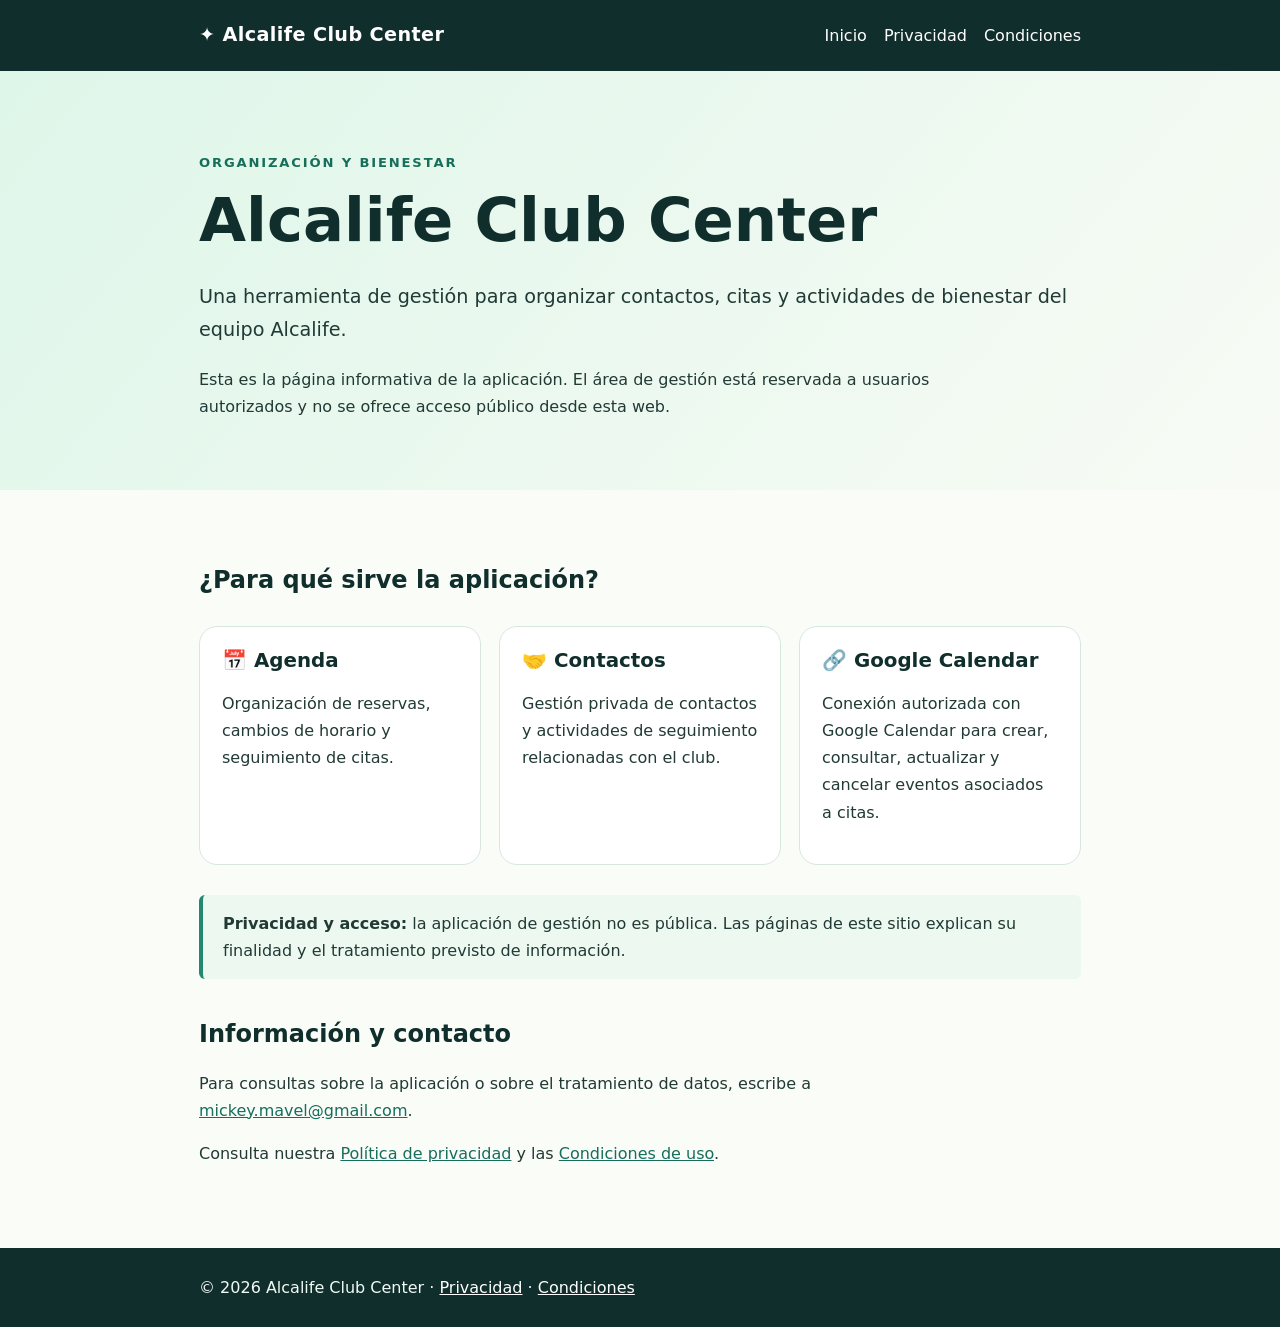
<file: index.html>
<!doctype html><html lang="es"><head><meta charset="utf-8"><meta name="viewport" content="width=device-width, initial-scale=1"><meta name="description" content="Alcalife Club Center: organización privada de contactos y citas de bienestar."><title>Alcalife Club Center | Inicio</title><link rel="stylesheet" href="styles.css"></head><body><a class="skip" href="#contenido">Saltar al contenido</a><header><div class="wrap bar"><a class="brand" href="index.html">✦ Alcalife Club Center</a><nav aria-label="Navegación"><a href="index.html">Inicio</a><a href="privacidad.html">Privacidad</a><a href="condiciones.html">Condiciones</a></nav></div></header><main id="contenido"><div class="hero"><div class="wrap"><p class="eyebrow">Organización y bienestar</p><h1>Alcalife Club Center</h1><p class="lead">Una herramienta de gestión para organizar contactos, citas y actividades de bienestar del equipo Alcalife.</p><p>Esta es la página informativa de la aplicación. El área de gestión está reservada a usuarios autorizados y no se ofrece acceso público desde esta web.</p></div></div><div class="wrap content"><h2>¿Para qué sirve la aplicación?</h2><div class="cards"><div class="card"><h2>📅 Agenda</h2><p>Organización de reservas, cambios de horario y seguimiento de citas.</p></div><div class="card"><h2>🤝 Contactos</h2><p>Gestión privada de contactos y actividades de seguimiento relacionadas con el club.</p></div><div class="card"><h2>🔗 Google Calendar</h2><p>Conexión autorizada con Google Calendar para crear, consultar, actualizar y cancelar eventos asociados a citas.</p></div></div><div class="notice"><strong>Privacidad y acceso:</strong> la aplicación de gestión no es pública. Las páginas de este sitio explican su finalidad y el tratamiento previsto de información.</div><h2>Información y contacto</h2><p>Para consultas sobre la aplicación o sobre el tratamiento de datos, escribe a <a href="mailto:mickey.mavel@gmail.com">mickey.mavel@gmail.com</a>.</p><p>Consulta nuestra <a href="privacidad.html">Política de privacidad</a> y las <a href="condiciones.html">Condiciones de uso</a>.</p></div></main><footer><div class="wrap">© 2026 Alcalife Club Center · <a href="privacidad.html">Privacidad</a> · <a href="condiciones.html">Condiciones</a></div></footer></body></html>
</file>
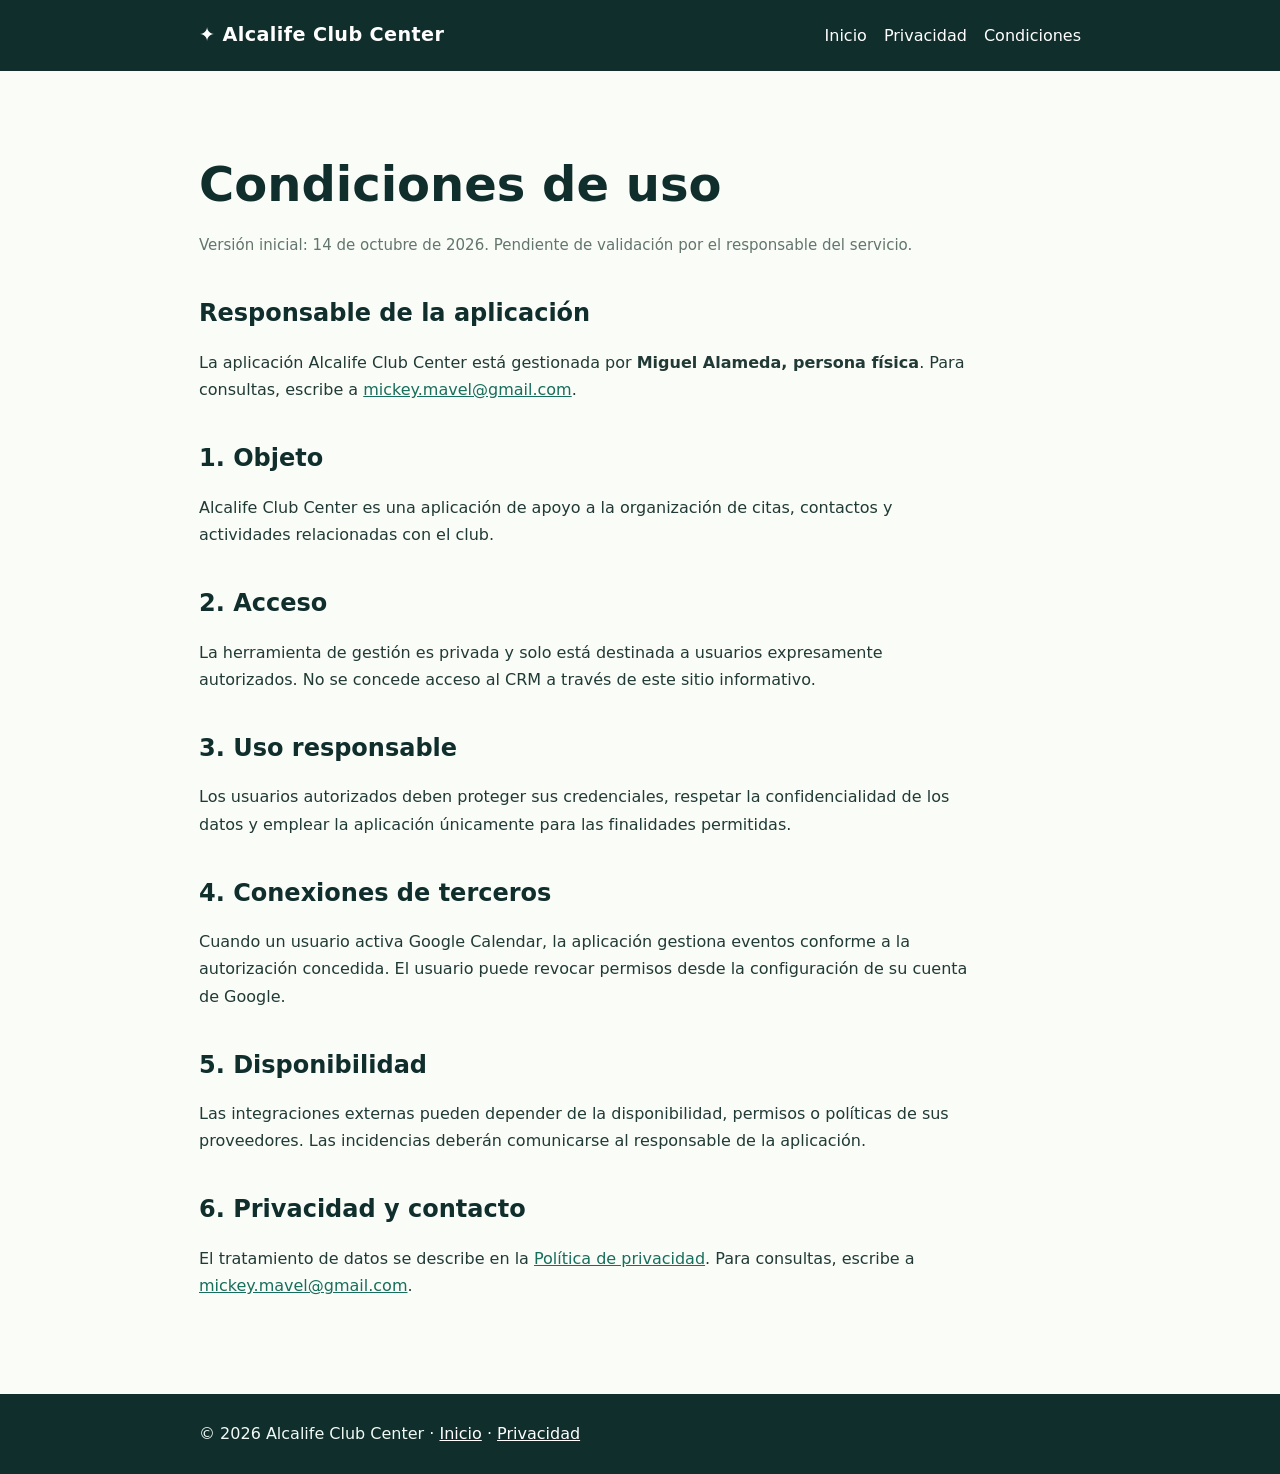
<file: condiciones.html>
<!doctype html><html lang="es"><head><meta charset="utf-8"><meta name="viewport" content="width=device-width, initial-scale=1"><meta name="description" content="Condiciones de uso de Alcalife Club Center."><title>Condiciones de uso | Alcalife Club Center</title><link rel="stylesheet" href="styles.css"></head><body><a class="skip" href="#contenido">Saltar al contenido</a><header><div class="wrap bar"><a class="brand" href="index.html">✦ Alcalife Club Center</a><nav aria-label="Navegación"><a href="index.html">Inicio</a><a href="privacidad.html">Privacidad</a><a href="condiciones.html">Condiciones</a></nav></div></header><main class="wrap content legal" id="contenido"><h1>Condiciones de uso</h1><p class="small">Versión inicial: 14 de octubre de 2026. Pendiente de validación por el responsable del servicio.</p><section><h2>Responsable de la aplicación</h2><p>La aplicación Alcalife Club Center está gestionada por <strong>Miguel Alameda, persona física</strong>. Para consultas, escribe a <a href="mailto:mickey.mavel@gmail.com">mickey.mavel@gmail.com</a>.</p></section><section><h2>1. Objeto</h2><p>Alcalife Club Center es una aplicación de apoyo a la organización de citas, contactos y actividades relacionadas con el club.</p></section><section><h2>2. Acceso</h2><p>La herramienta de gestión es privada y solo está destinada a usuarios expresamente autorizados. No se concede acceso al CRM a través de este sitio informativo.</p></section><section><h2>3. Uso responsable</h2><p>Los usuarios autorizados deben proteger sus credenciales, respetar la confidencialidad de los datos y emplear la aplicación únicamente para las finalidades permitidas.</p></section><section><h2>4. Conexiones de terceros</h2><p>Cuando un usuario activa Google Calendar, la aplicación gestiona eventos conforme a la autorización concedida. El usuario puede revocar permisos desde la configuración de su cuenta de Google.</p></section><section><h2>5. Disponibilidad</h2><p>Las integraciones externas pueden depender de la disponibilidad, permisos o políticas de sus proveedores. Las incidencias deberán comunicarse al responsable de la aplicación.</p></section><section><h2>6. Privacidad y contacto</h2><p>El tratamiento de datos se describe en la <a href="privacidad.html">Política de privacidad</a>. Para consultas, escribe a <a href="mailto:mickey.mavel@gmail.com">mickey.mavel@gmail.com</a>.</p></section></main><footer><div class="wrap">© 2026 Alcalife Club Center · <a href="index.html">Inicio</a> · <a href="privacidad.html">Privacidad</a></div></footer></body></html>
</file>
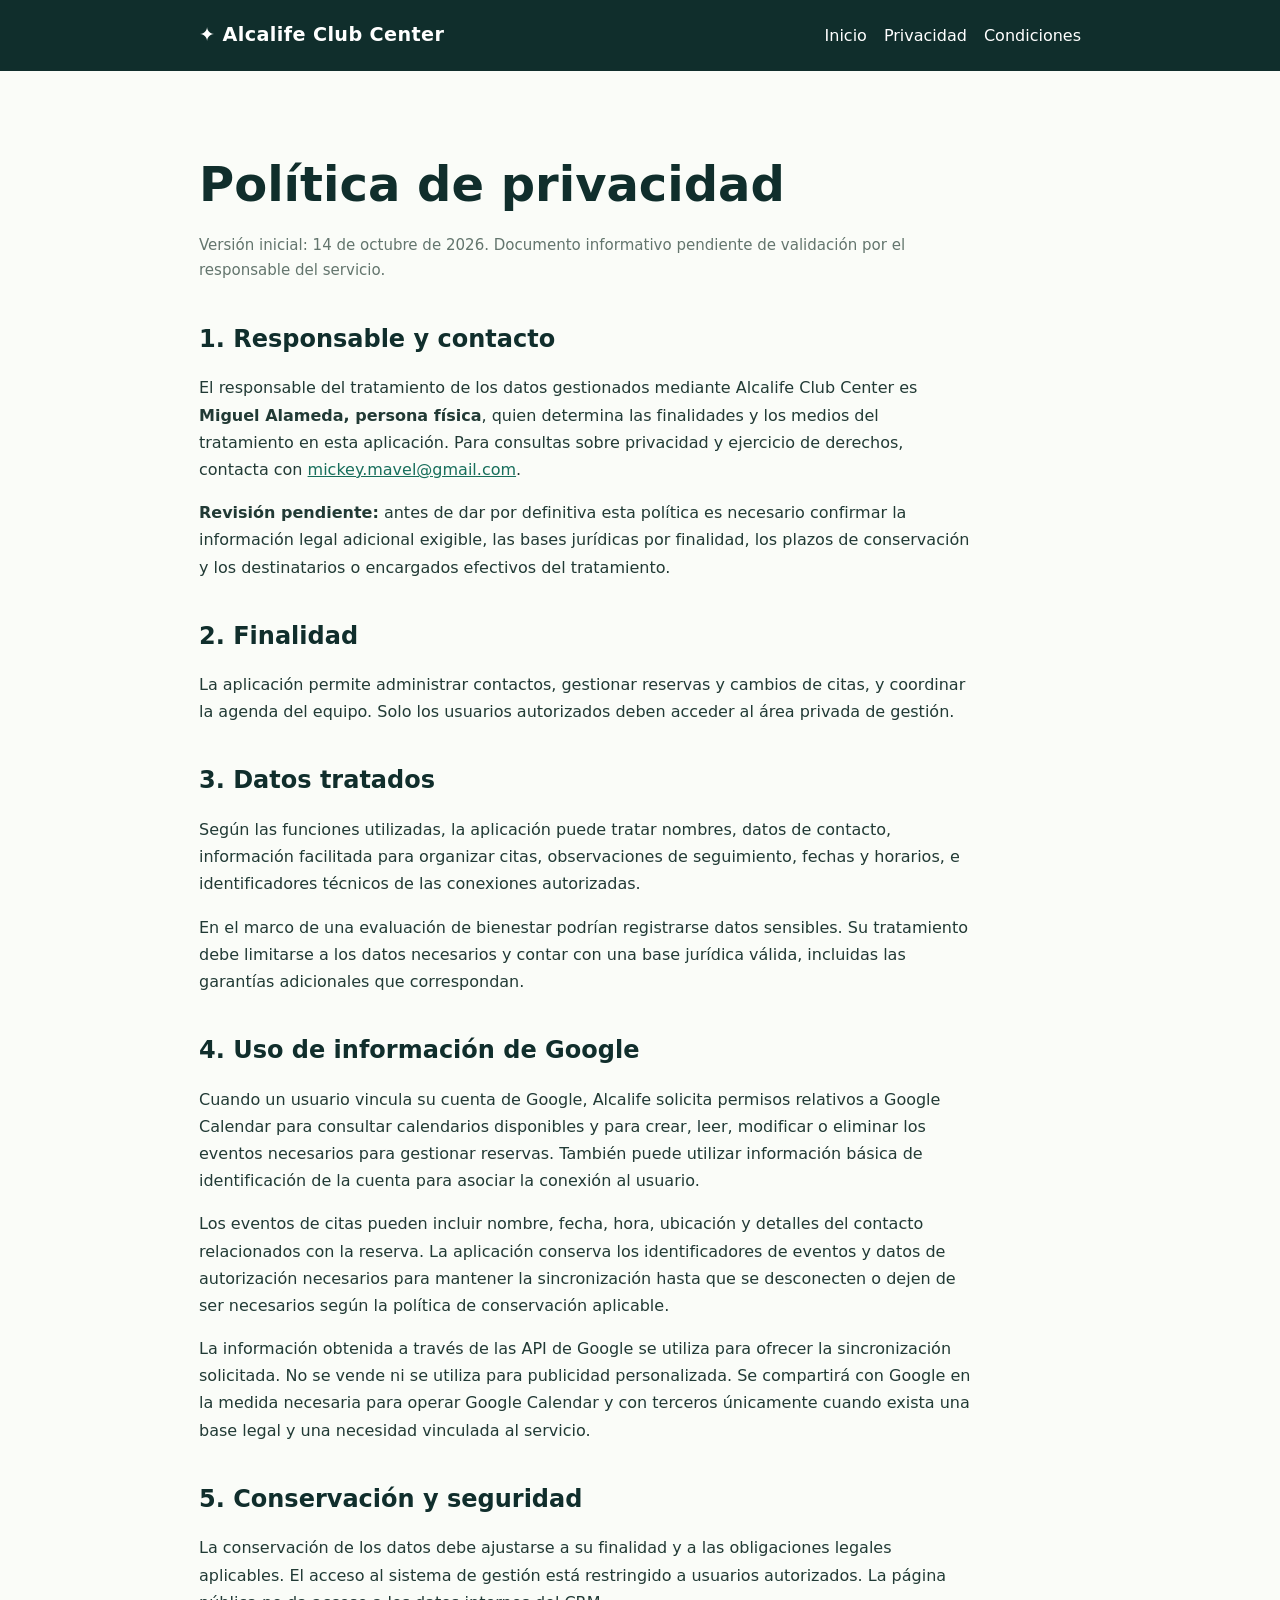
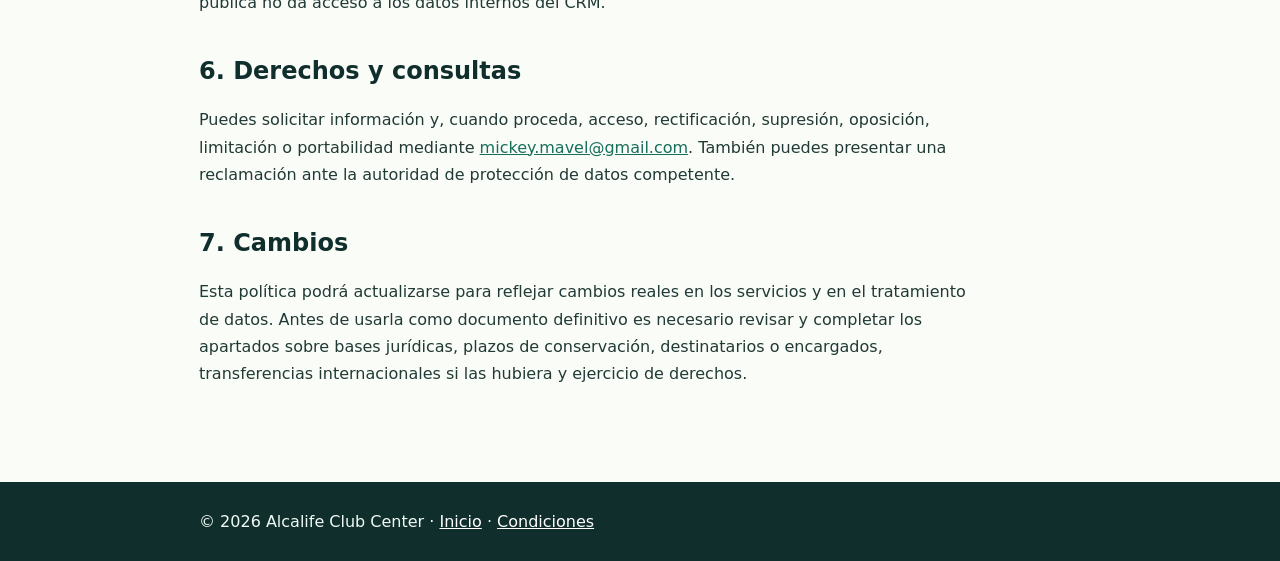
<file: privacidad.html>
<!doctype html><html lang="es"><head><meta charset="utf-8"><meta name="viewport" content="width=device-width, initial-scale=1"><meta name="description" content="Política de privacidad de Alcalife Club Center."><title>Política de privacidad | Alcalife Club Center</title><link rel="stylesheet" href="styles.css"></head><body><a class="skip" href="#contenido">Saltar al contenido</a><header><div class="wrap bar"><a class="brand" href="index.html">✦ Alcalife Club Center</a><nav aria-label="Navegación"><a href="index.html">Inicio</a><a href="privacidad.html">Privacidad</a><a href="condiciones.html">Condiciones</a></nav></div></header><main class="wrap content legal" id="contenido"><h1>Política de privacidad</h1><p class="small">Versión inicial: 14 de octubre de 2026. Documento informativo pendiente de validación por el responsable del servicio.</p><section><h2>1. Responsable y contacto</h2><p>El responsable del tratamiento de los datos gestionados mediante Alcalife Club Center es <strong>Miguel Alameda, persona física</strong>, quien determina las finalidades y los medios del tratamiento en esta aplicación. Para consultas sobre privacidad y ejercicio de derechos, contacta con <a href="mailto:mickey.mavel@gmail.com">mickey.mavel@gmail.com</a>.</p><p><strong>Revisión pendiente:</strong> antes de dar por definitiva esta política es necesario confirmar la información legal adicional exigible, las bases jurídicas por finalidad, los plazos de conservación y los destinatarios o encargados efectivos del tratamiento.</p></section><section><h2>2. Finalidad</h2><p>La aplicación permite administrar contactos, gestionar reservas y cambios de citas, y coordinar la agenda del equipo. Solo los usuarios autorizados deben acceder al área privada de gestión.</p></section><section><h2>3. Datos tratados</h2><p>Según las funciones utilizadas, la aplicación puede tratar nombres, datos de contacto, información facilitada para organizar citas, observaciones de seguimiento, fechas y horarios, e identificadores técnicos de las conexiones autorizadas.</p><p>En el marco de una evaluación de bienestar podrían registrarse datos sensibles. Su tratamiento debe limitarse a los datos necesarios y contar con una base jurídica válida, incluidas las garantías adicionales que correspondan.</p></section><section><h2>4. Uso de información de Google</h2><p>Cuando un usuario vincula su cuenta de Google, Alcalife solicita permisos relativos a Google Calendar para consultar calendarios disponibles y para crear, leer, modificar o eliminar los eventos necesarios para gestionar reservas. También puede utilizar información básica de identificación de la cuenta para asociar la conexión al usuario.</p><p>Los eventos de citas pueden incluir nombre, fecha, hora, ubicación y detalles del contacto relacionados con la reserva. La aplicación conserva los identificadores de eventos y datos de autorización necesarios para mantener la sincronización hasta que se desconecten o dejen de ser necesarios según la política de conservación aplicable.</p><p>La información obtenida a través de las API de Google se utiliza para ofrecer la sincronización solicitada. No se vende ni se utiliza para publicidad personalizada. Se compartirá con Google en la medida necesaria para operar Google Calendar y con terceros únicamente cuando exista una base legal y una necesidad vinculada al servicio.</p></section><section><h2>5. Conservación y seguridad</h2><p>La conservación de los datos debe ajustarse a su finalidad y a las obligaciones legales aplicables. El acceso al sistema de gestión está restringido a usuarios autorizados. La página pública no da acceso a los datos internos del CRM.</p></section><section><h2>6. Derechos y consultas</h2><p>Puedes solicitar información y, cuando proceda, acceso, rectificación, supresión, oposición, limitación o portabilidad mediante <a href="mailto:mickey.mavel@gmail.com">mickey.mavel@gmail.com</a>. También puedes presentar una reclamación ante la autoridad de protección de datos competente.</p></section><section><h2>7. Cambios</h2><p>Esta política podrá actualizarse para reflejar cambios reales en los servicios y en el tratamiento de datos. Antes de usarla como documento definitivo es necesario revisar y completar los apartados sobre bases jurídicas, plazos de conservación, destinatarios o encargados, transferencias internacionales si las hubiera y ejercicio de derechos.</p></section></main><footer><div class="wrap">© 2026 Alcalife Club Center · <a href="index.html">Inicio</a> · <a href="condiciones.html">Condiciones</a></div></footer></body></html>
</file>
<file: styles.css>
:root{--green:#238871;--deep:#102e2c;--mint:#d8f2e7;--cream:#fafcf8;--ink:#213a35;--muted:#63756d}*{box-sizing:border-box}body{margin:0;background:var(--cream);color:var(--ink);font:16px/1.7 system-ui,-apple-system,Segoe UI,Arial,sans-serif}a{color:#176e5b}a:hover{text-decoration-thickness:2px}.wrap{max-width:930px;margin:auto;padding:0 24px}header{background:var(--deep);color:white}header .bar{display:flex;gap:16px;align-items:center;justify-content:space-between;flex-wrap:wrap;padding-top:19px;padding-bottom:19px}header a{color:white;text-decoration:none}header nav{display:flex;gap:17px;flex-wrap:wrap}header .brand{font-weight:800;font-size:1.2rem;letter-spacing:.02em}main{min-height:70vh}.hero{padding:68px 0 54px;background:linear-gradient(130deg,#def6e9,#f8fbf5)}.eyebrow{color:#176e5b;text-transform:uppercase;letter-spacing:.14em;font-weight:750;font-size:.82rem}h1{font-size:clamp(2.2rem,6vw,3.8rem);line-height:1.1;margin:.2em 0 .45em;color:var(--deep)}h2{color:var(--deep);line-height:1.24;margin-top:1.7em}p{max-width:76ch}.lead{font-size:1.2rem}.content{padding-top:35px;padding-bottom:65px}.cards{display:grid;grid-template-columns:repeat(auto-fit,minmax(220px,1fr));gap:18px;margin:30px 0}.card{border:1px solid #d7e7df;background:white;border-radius:18px;padding:22px}.card h2{font-size:1.24rem;margin-top:0}.notice{background:#ecf8f0;border-left:4px solid var(--green);padding:15px 20px;border-radius:6px}footer{background:var(--deep);color:#f0faf5;padding:26px 0}footer a{color:white}.small{font-size:.94rem;color:var(--muted)}.legal h1{font-size:clamp(2rem,5vw,3rem);margin-top:1.1em}.legal section{margin:30px 0}.skip{position:absolute;left:-9999px}.skip:focus{left:20px;top:20px;background:white;padding:10px;z-index:5}@media(max-width:600px){header .bar{align-items:flex-start}.hero{padding:45px 0}}
</file>
